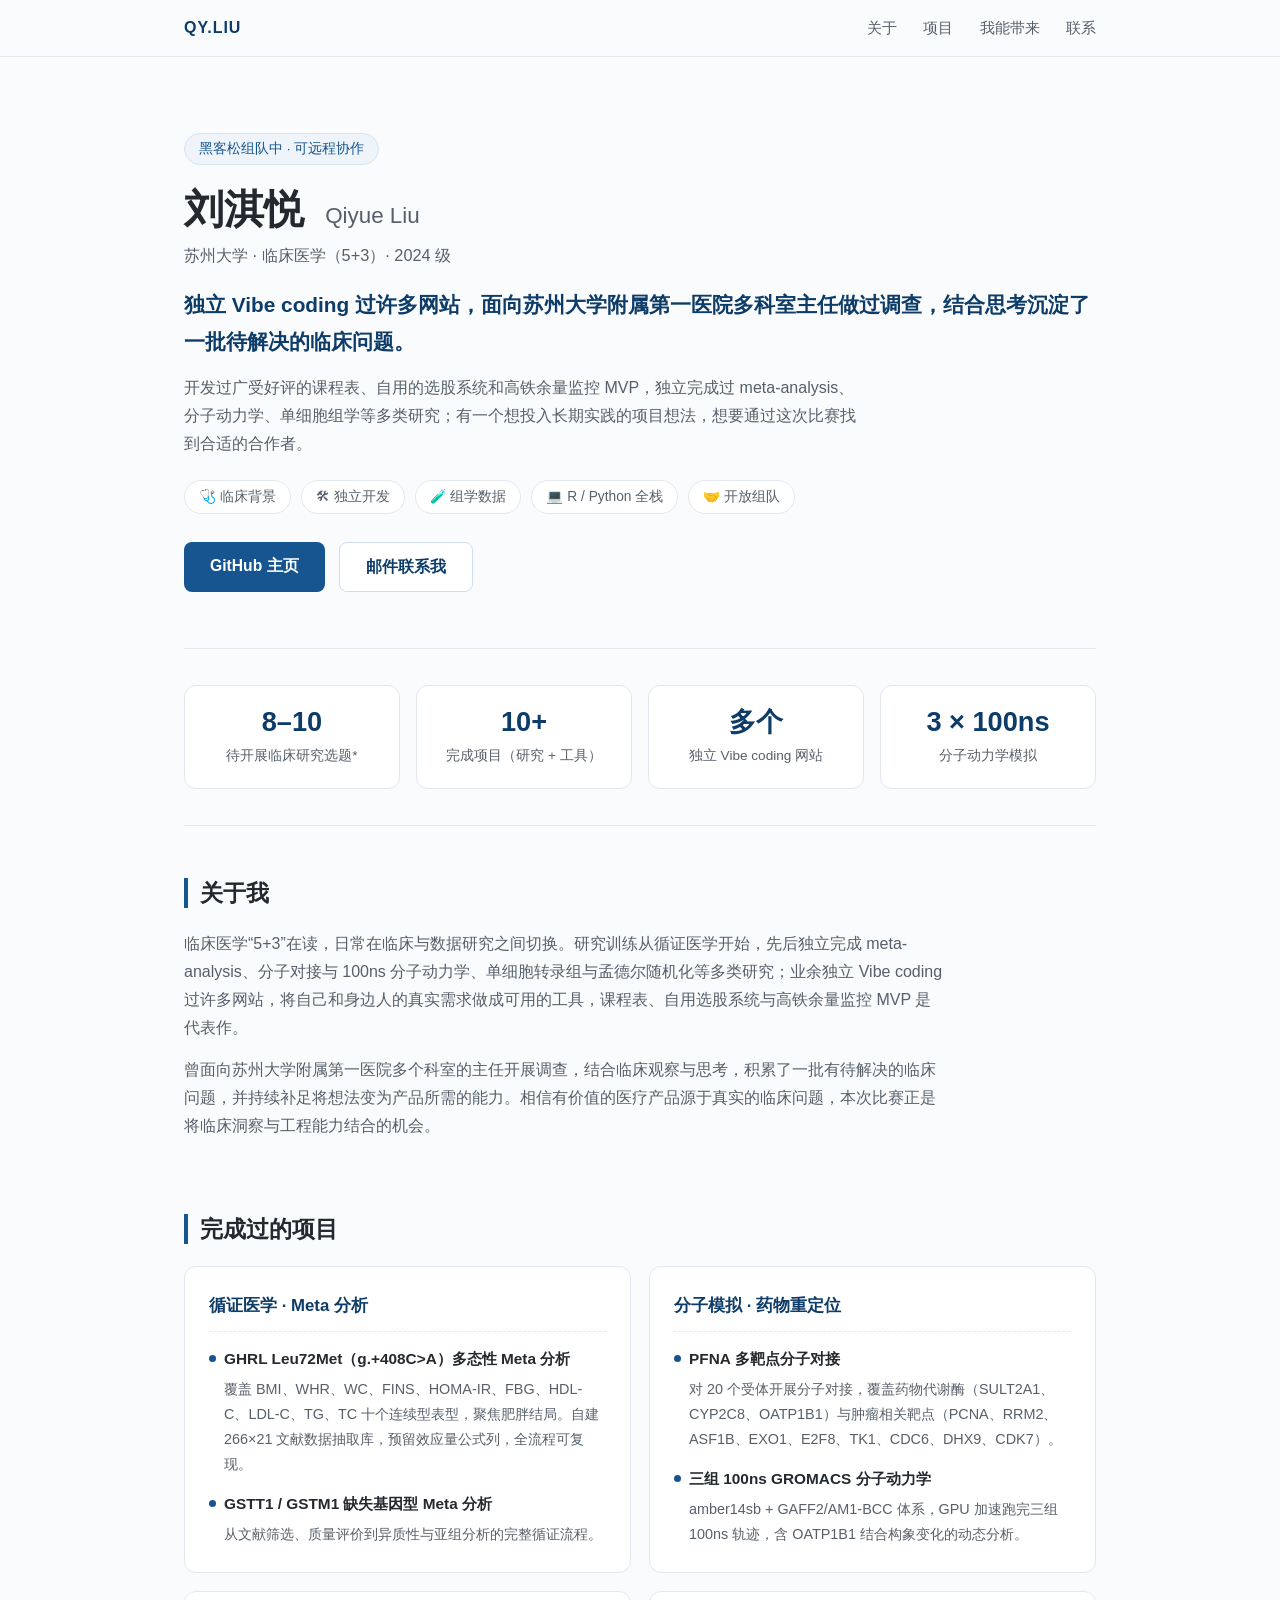
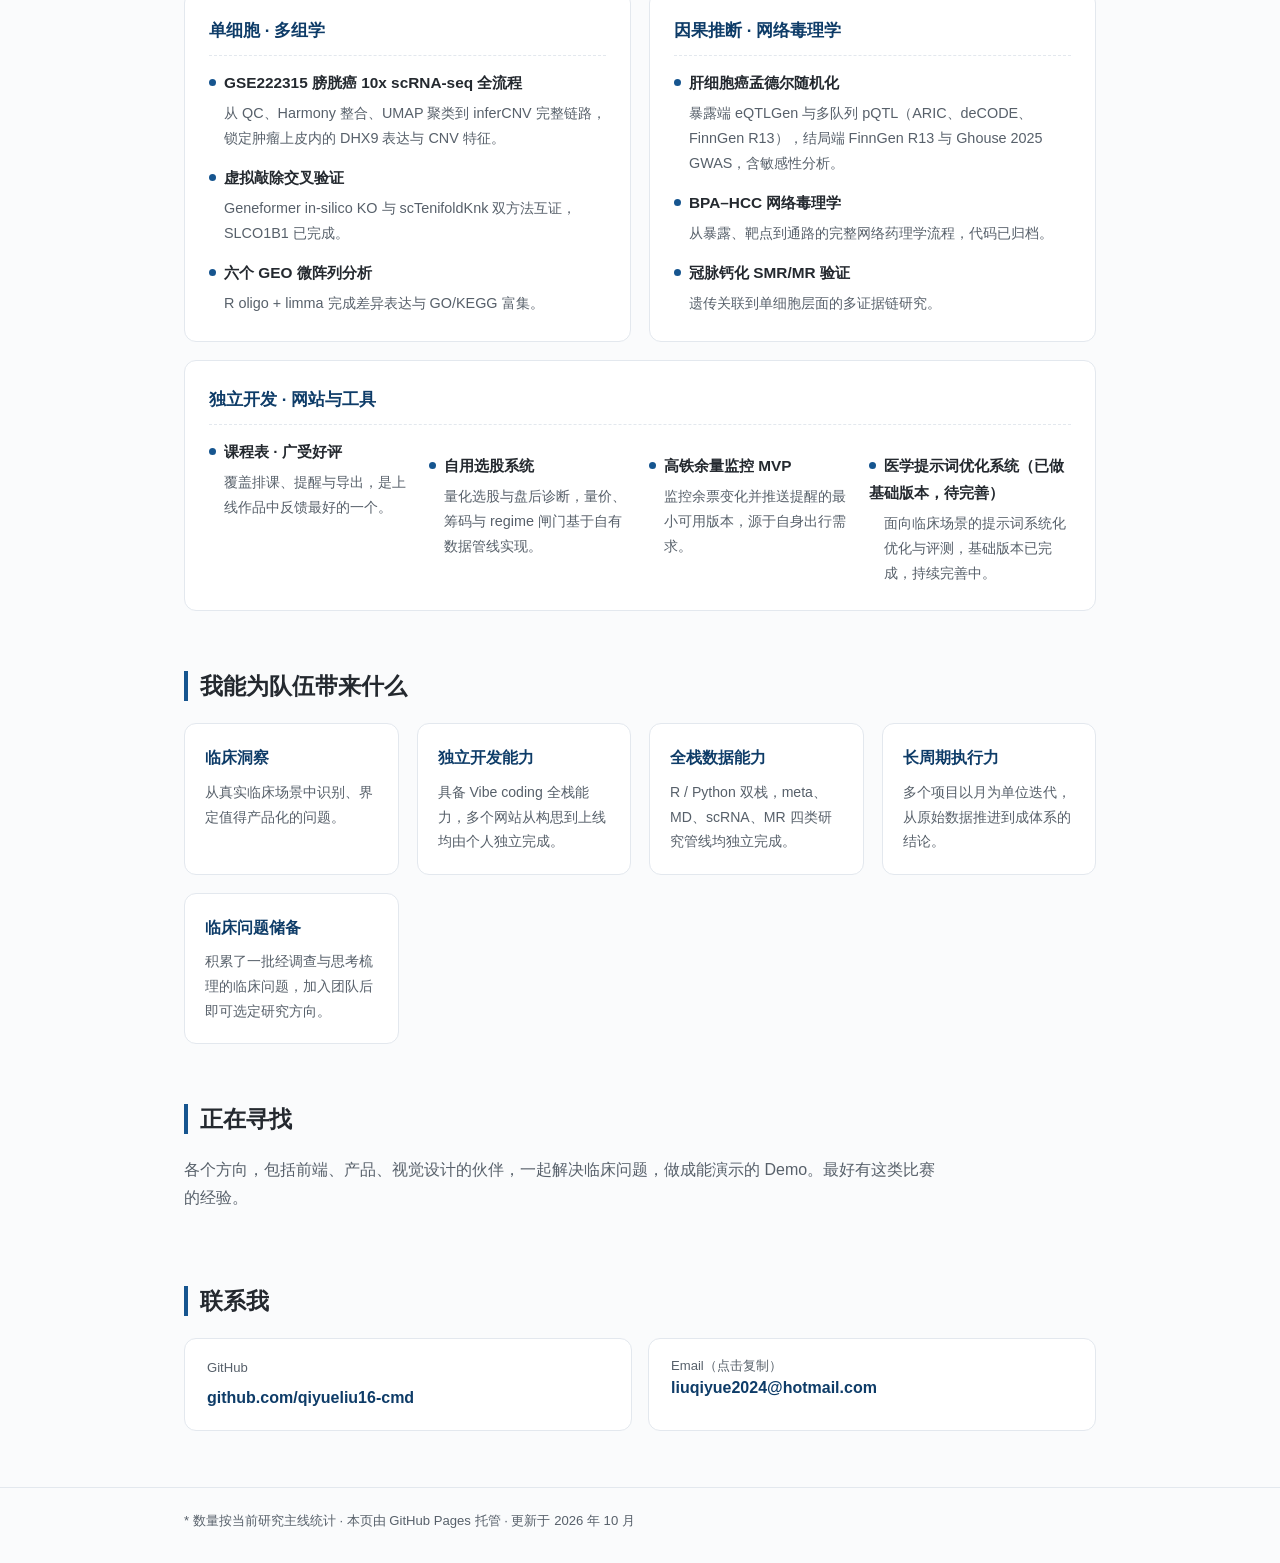
<file: index.html>
<!DOCTYPE html>
<html lang="zh-CN">
<head>
    <meta charset="UTF-8">
    <meta name="viewport" content="width=device-width, initial-scale=1.0">
    <meta name="description" content="刘淇悦（Qiyue Liu）—— 苏州大学临床医学（5+3）学生，独立 Vibe coding 过多个网站，10+ 个完成项目，8–10 个待开展临床研究选题，黑客松组队中。">
    <meta property="og:title" content="刘淇悦 Qiyue Liu · 黑客松组队自我介绍">
    <meta property="og:description" content="独立开发 + 临床研究双栈，多个上线工具，一批待开展的临床研究选题。">
    <meta property="og:type" content="profile">
    <title>刘淇悦 Qiyue Liu · 黑客松组队自我介绍</title>
    <link rel="stylesheet" href="styles.css">
</head>
<body>
    <nav class="topnav">
        <div class="wrap nav-inner">
            <a class="brand" href="#top">QY.LIU</a>
            <div class="nav-links">
                <a href="#about">关于</a>
                <a href="#projects">项目</a>
                <a href="#offer">我能带来</a>
                <a href="#contact">联系</a>
            </div>
        </div>
    </nav>

    <main class="wrap" id="top">
        <!-- Hero -->
        <section class="hero reveal">
            <p class="hero-kicker">黑客松组队中 · 可远程协作</p>
            <h1>刘淇悦 <span class="en">Qiyue Liu</span></h1>
            <p class="hero-role">苏州大学 · 临床医学（5+3）· 2024 级</p>
            <p class="hero-line">独立 Vibe coding 过许多网站，面向苏州大学附属第一医院多科室主任做过调查，结合思考沉淀了一批待解决的临床问题。</p>
            <p class="hero-sub">开发过广受好评的课程表、自用的选股系统和高铁余量监控 MVP，独立完成过 meta-analysis、分子动力学、单细胞组学等多类研究；有一个想投入长期实践的项目想法，想要通过这次比赛找到合适的合作者。</p>
            <div class="hero-tags">
                <span class="tag">🩺 临床背景</span>
                <span class="tag">🛠 独立开发</span>
                <span class="tag">🧪 组学数据</span>
                <span class="tag">💻 R / Python 全栈</span>
                <span class="tag">🤝 开放组队</span>
            </div>
            <div class="hero-cta">
                <a class="btn btn-primary" href="https://github.com/qiyueliu16-cmd" target="_blank" rel="noopener">GitHub 主页</a>
                <a class="btn btn-ghost" href="mailto:liuqiyue2024@hotmail.com?subject=黑客松组队">邮件联系我</a>
            </div>
        </section>

        <!-- Stats -->
        <section class="stats reveal">
            <div class="stat">
                <span class="stat-num">8–10</span>
                <span class="stat-label">待开展临床研究选题*</span>
            </div>
            <div class="stat">
                <span class="stat-num">10+</span>
                <span class="stat-label">完成项目（研究 + 工具）</span>
            </div>
            <div class="stat">
                <span class="stat-num">多个</span>
                <span class="stat-label">独立 Vibe coding 网站</span>
            </div>
            <div class="stat">
                <span class="stat-num">3 × 100ns</span>
                <span class="stat-label">分子动力学模拟</span>
            </div>
        </section>

        <!-- About -->
        <section id="about" class="section reveal">
            <h2>关于我</h2>
            <p class="prose">临床医学“5+3”在读，日常在临床与数据研究之间切换。研究训练从循证医学开始，先后独立完成 meta-analysis、分子对接与 100ns 分子动力学、单细胞转录组与孟德尔随机化等多类研究；业余独立 Vibe coding 过许多网站，将自己和身边人的真实需求做成可用的工具，课程表、自用选股系统与高铁余量监控 MVP 是代表作。</p>
            <p class="prose">曾面向苏州大学附属第一医院多个科室的主任开展调查，结合临床观察与思考，积累了一批有待解决的临床问题，并持续补足将想法变为产品所需的能力。相信有价值的医疗产品源于真实的临床问题，本次比赛正是将临床洞察与工程能力结合的机会。</p>
        </section>

        <!-- Projects -->
        <section id="projects" class="section reveal">
            <h2>完成过的项目</h2>
            <div class="grid">
                <article class="card">
                    <h3>循证医学 · Meta 分析</h3>
                    <div class="proj">
                        <h4>GHRL Leu72Met（g.+408C>A）多态性 Meta 分析</h4>
                        <p>覆盖 BMI、WHR、WC、FINS、HOMA-IR、FBG、HDL-C、LDL-C、TG、TC 十个连续型表型，聚焦肥胖结局。自建 266×21 文献数据抽取库，预留效应量公式列，全流程可复现。</p>
                    </div>
                    <div class="proj">
                        <h4>GSTT1 / GSTM1 缺失基因型 Meta 分析</h4>
                        <p>从文献筛选、质量评价到异质性与亚组分析的完整循证流程。</p>
                    </div>
                </article>

                <article class="card">
                    <h3>分子模拟 · 药物重定位</h3>
                    <div class="proj">
                        <h4>PFNA 多靶点分子对接</h4>
                        <p>对 20 个受体开展分子对接，覆盖药物代谢酶（SULT2A1、CYP2C8、OATP1B1）与肿瘤相关靶点（PCNA、RRM2、ASF1B、EXO1、E2F8、TK1、CDC6、DHX9、CDK7）。</p>
                    </div>
                    <div class="proj">
                        <h4>三组 100ns GROMACS 分子动力学</h4>
                        <p>amber14sb + GAFF2/AM1-BCC 体系，GPU 加速跑完三组 100ns 轨迹，含 OATP1B1 结合构象变化的动态分析。</p>
                    </div>
                </article>

                <article class="card">
                    <h3>单细胞 · 多组学</h3>
                    <div class="proj">
                        <h4>GSE222315 膀胱癌 10x scRNA-seq 全流程</h4>
                        <p>从 QC、Harmony 整合、UMAP 聚类到 inferCNV 完整链路，锁定肿瘤上皮内的 DHX9 表达与 CNV 特征。</p>
                    </div>
                    <div class="proj">
                        <h4>虚拟敲除交叉验证</h4>
                        <p>Geneformer in-silico KO 与 scTenifoldKnk 双方法互证，SLCO1B1 已完成。</p>
                    </div>
                    <div class="proj">
                        <h4>六个 GEO 微阵列分析</h4>
                        <p>R oligo + limma 完成差异表达与 GO/KEGG 富集。</p>
                    </div>
                </article>

                <article class="card">
                    <h3>因果推断 · 网络毒理学</h3>
                    <div class="proj">
                        <h4>肝细胞癌孟德尔随机化</h4>
                        <p>暴露端 eQTLGen 与多队列 pQTL（ARIC、deCODE、FinnGen R13），结局端 FinnGen R13 与 Ghouse 2025 GWAS，含敏感性分析。</p>
                    </div>
                    <div class="proj">
                        <h4>BPA–HCC 网络毒理学</h4>
                        <p>从暴露、靶点到通路的完整网络药理学流程，代码已归档。</p>
                    </div>
                    <div class="proj">
                        <h4>冠脉钙化 SMR/MR 验证</h4>
                        <p>遗传关联到单细胞层面的多证据链研究。</p>
                    </div>
                </article>

                <article class="card card-wide">
                    <h3>独立开发 · 网站与工具</h3>
                    <div class="dev-grid">
                        <div class="proj">
                            <h4>课程表 · 广受好评</h4>
                            <p>覆盖排课、提醒与导出，是上线作品中反馈最好的一个。</p>
                        </div>
                        <div class="proj">
                            <h4>自用选股系统</h4>
                            <p>量化选股与盘后诊断，量价、筹码与 regime 闸门基于自有数据管线实现。</p>
                        </div>
                        <div class="proj">
                            <h4>高铁余量监控 MVP</h4>
                            <p>监控余票变化并推送提醒的最小可用版本，源于自身出行需求。</p>
                        </div>
                        <div class="proj">
                            <h4>医学提示词优化系统（已做基础版本，待完善）</h4>
                            <p>面向临床场景的提示词系统化优化与评测，基础版本已完成，持续完善中。</p>
                        </div>
                    </div>
                </article>
            </div>
        </section>

        <!-- Offer -->
        <section id="offer" class="section reveal">
            <h2>我能为队伍带来什么</h2>
            <div class="grid grid-offer">
                <div class="offer">
                    <h4>临床洞察</h4>
                    <p>从真实临床场景中识别、界定值得产品化的问题。</p>
                </div>
                <div class="offer">
                    <h4>独立开发能力</h4>
                    <p>具备 Vibe coding 全栈能力，多个网站从构思到上线均由个人独立完成。</p>
                </div>
                <div class="offer">
                    <h4>全栈数据能力</h4>
                    <p>R / Python 双栈，meta、MD、scRNA、MR 四类研究管线均独立完成。</p>
                </div>
                <div class="offer">
                    <h4>长周期执行力</h4>
                    <p>多个项目以月为单位迭代，从原始数据推进到成体系的结论。</p>
                </div>
                <div class="offer">
                    <h4>临床问题储备</h4>
                    <p>积累了一批经调查与思考梳理的临床问题，加入团队后即可选定研究方向。</p>
                </div>
            </div>
        </section>

        <!-- Looking for -->
        <section class="section reveal">
            <h2>正在寻找</h2>
            <p class="prose">各个方向，包括前端、产品、视觉设计的伙伴，一起解决临床问题，做成能演示的 Demo。最好有这类比赛的经验。</p>
        </section>

        <!-- Contact -->
        <section id="contact" class="section contact reveal">
            <h2>联系我</h2>
            <div class="contact-row">
                <a class="contact-item" href="https://github.com/qiyueliu16-cmd" target="_blank" rel="noopener">
                    <span class="contact-label">GitHub</span>
                    <span class="contact-value">github.com/qiyueliu16-cmd</span>
                </a>
                <button class="contact-item" id="copyEmail" type="button">
                    <span class="contact-label">Email（点击复制）</span>
                    <span class="contact-value">liuqiyue2024@hotmail.com</span>
                </button>
            </div>
        </section>
    </main>

    <footer class="footer">
        <div class="wrap">
            <p>* 数量按当前研究主线统计 · 本页由 GitHub Pages 托管 · 更新于 2026 年 10 月</p>
        </div>
    </footer>

    <script src="script.js"></script>
</body>
</html>
</file>
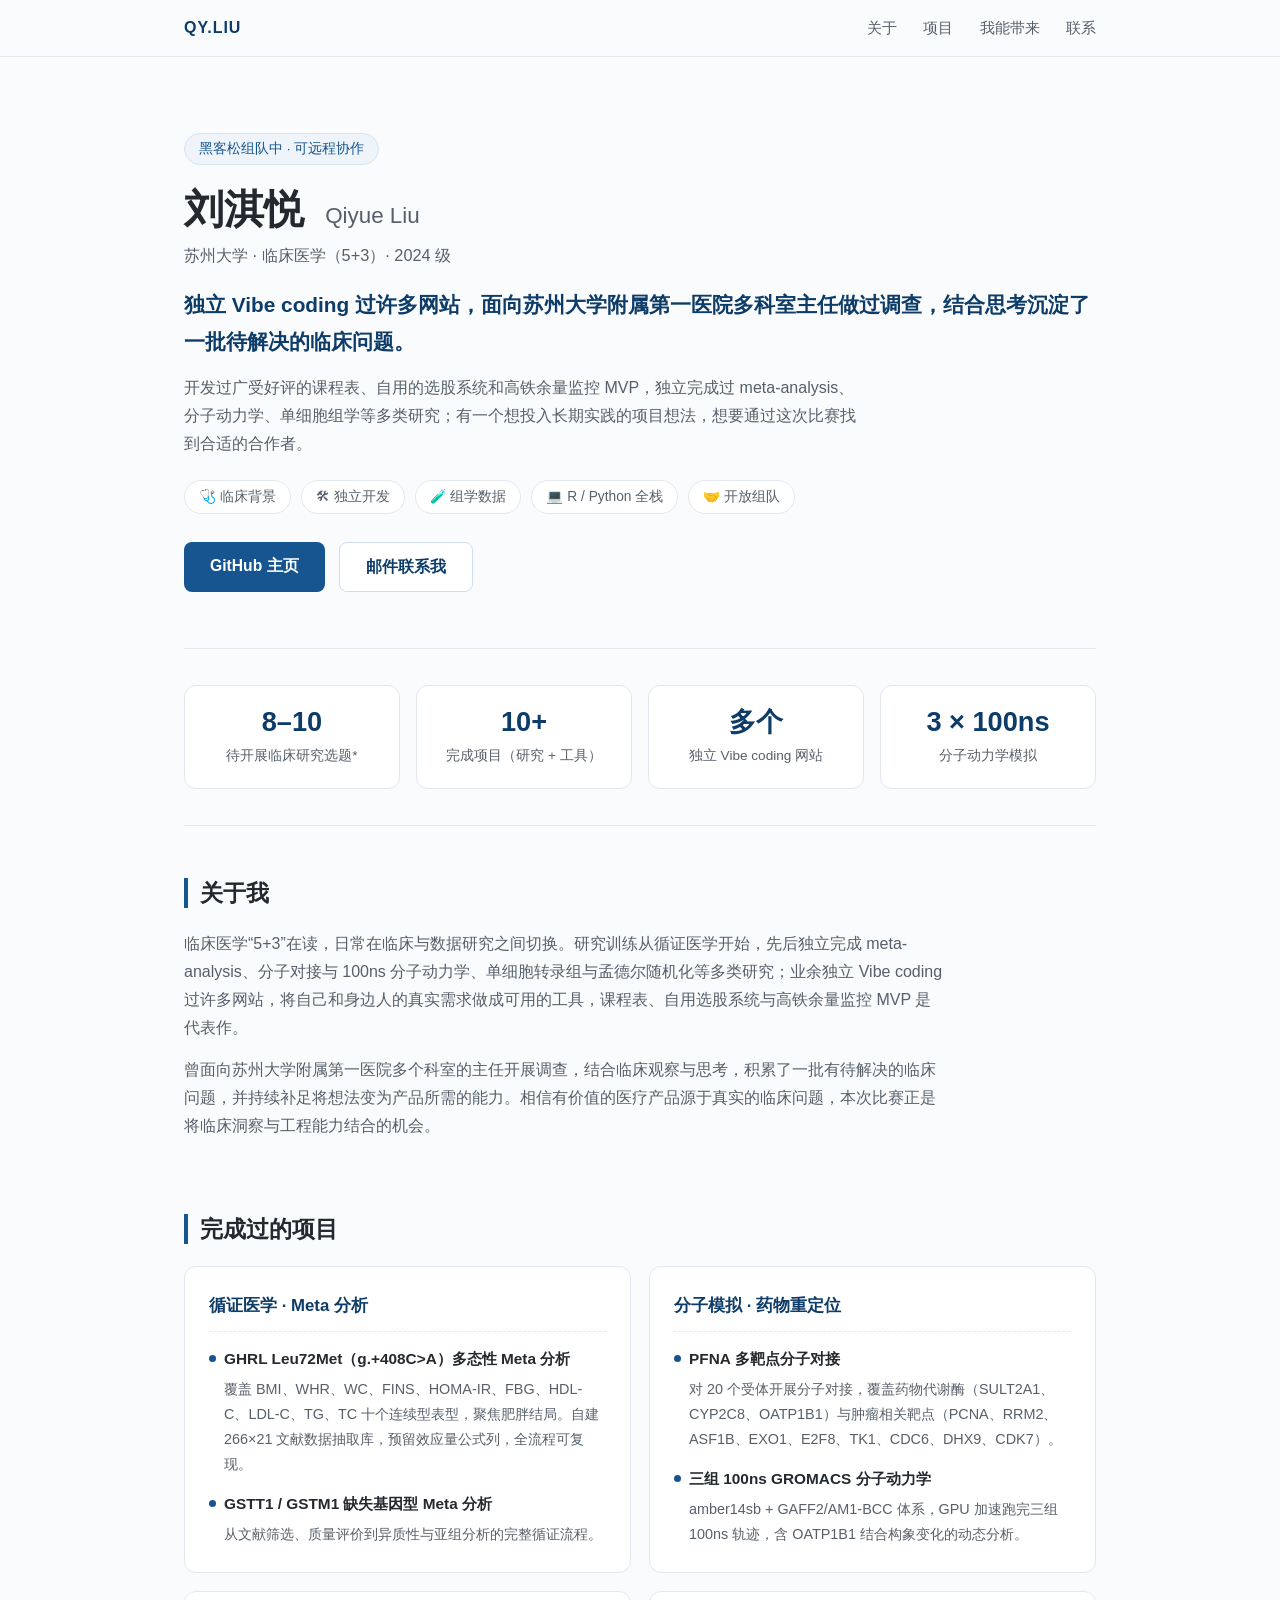
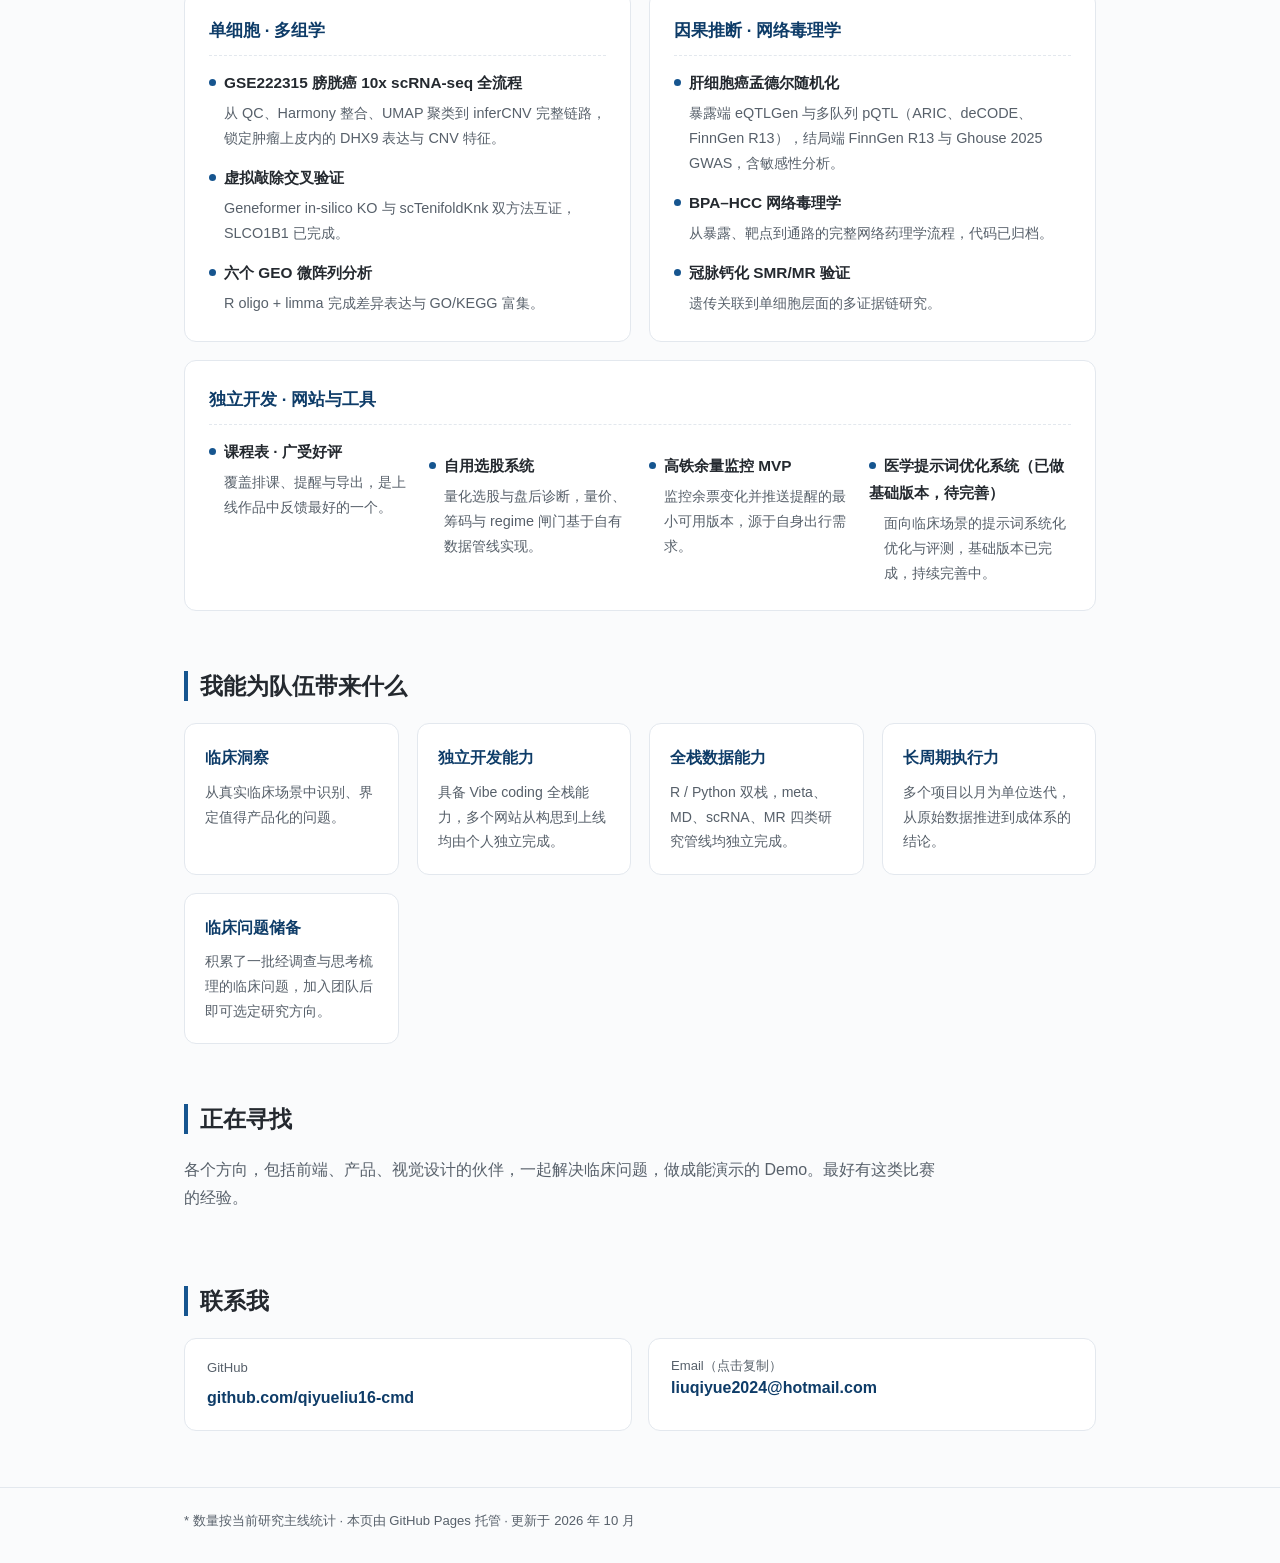
<file: hackathon-intro-standalone.html>
<!DOCTYPE html>
<html lang="zh-CN">
<head>
    <meta charset="UTF-8">
    <meta name="viewport" content="width=device-width, initial-scale=1.0">
    <meta name="description" content="刘淇悦（Qiyue Liu）—— 苏州大学临床医学（5+3）学生，独立 Vibe coding 过多个网站，10+ 个完成项目，8–10 个待开展临床研究选题，黑客松组队中。">
    <meta property="og:title" content="刘淇悦 Qiyue Liu · 黑客松组队自我介绍">
    <meta property="og:description" content="独立开发 + 临床研究双栈，多个上线工具，一批待开展的临床研究选题。">
    <meta property="og:type" content="profile">
    <title>刘淇悦 Qiyue Liu · 黑客松组队自我介绍</title>
    <style>
:root {
    --accent: #16558f;
    --accent-deep: #0e3c68;
    --accent-soft: #eef4fa;
    --text: #24292f;
    --text-soft: #57606a;
    --line: #e3e8ee;
    --bg: #fafbfc;
    --card: #ffffff;
    --radius: 12px;
}

* {
    margin: 0;
    padding: 0;
    box-sizing: border-box;
}

html {
    scroll-behavior: smooth;
}

body {
    font-family: -apple-system, BlinkMacSystemFont, "PingFang SC", "Hiragino Sans GB", "Microsoft YaHei", "Segoe UI", sans-serif;
    color: var(--text);
    background: var(--bg);
    line-height: 1.75;
    -webkit-font-smoothing: antialiased;
}

.wrap {
    max-width: 960px;
    margin: 0 auto;
    padding: 0 24px;
}

/* ---------- Top nav ---------- */
.topnav {
    position: sticky;
    top: 0;
    z-index: 10;
    background: rgba(250, 251, 252, 0.92);
    backdrop-filter: blur(8px);
    border-bottom: 1px solid var(--line);
}

.nav-inner {
    display: flex;
    justify-content: space-between;
    align-items: center;
    height: 56px;
}

.brand {
    font-weight: 700;
    letter-spacing: 0.06em;
    color: var(--accent-deep);
    text-decoration: none;
}

.nav-links a {
    margin-left: 22px;
    color: var(--text-soft);
    text-decoration: none;
    font-size: 0.92rem;
    transition: color 0.2s;
}

.nav-links a:hover {
    color: var(--accent);
}

/* ---------- Hero ---------- */
.hero {
    padding: 76px 0 56px;
    border-bottom: 1px solid var(--line);
}

.hero-kicker {
    display: inline-block;
    font-size: 0.85rem;
    color: var(--accent);
    background: var(--accent-soft);
    border: 1px solid #d5e4f2;
    border-radius: 999px;
    padding: 3px 14px;
    margin-bottom: 20px;
}

.hero h1 {
    font-size: 2.5rem;
    line-height: 1.2;
    margin-bottom: 8px;
}

.hero h1 .en {
    font-size: 1.4rem;
    font-weight: 500;
    color: var(--text-soft);
    margin-left: 10px;
}

.hero-role {
    color: var(--text-soft);
    font-size: 1.02rem;
    margin-bottom: 18px;
}

.hero-line {
    font-size: 1.3rem;
    font-weight: 600;
    color: var(--accent-deep);
    margin-bottom: 14px;
}

.hero-sub {
    max-width: 680px;
    color: var(--text-soft);
    margin-bottom: 22px;
}

.hero-tags {
    display: flex;
    flex-wrap: wrap;
    gap: 10px;
    margin-bottom: 28px;
}

.tag {
    font-size: 0.86rem;
    color: var(--text-soft);
    border: 1px solid var(--line);
    background: var(--card);
    border-radius: 999px;
    padding: 4px 14px;
}

.hero-cta {
    display: flex;
    flex-wrap: wrap;
    gap: 14px;
}

.btn {
    display: inline-block;
    text-decoration: none;
    font-size: 0.98rem;
    font-weight: 600;
    border-radius: 8px;
    padding: 10px 26px;
    transition: transform 0.15s, box-shadow 0.15s;
}

.btn:active {
    transform: translateY(1px);
}

.btn-primary {
    background: var(--accent);
    color: #fff;
}

.btn-primary:hover {
    background: var(--accent-deep);
    box-shadow: 0 4px 14px rgba(22, 85, 143, 0.25);
}

.btn-ghost {
    background: var(--card);
    color: var(--accent-deep);
    border: 1px solid #cfdeee;
}

.btn-ghost:hover {
    border-color: var(--accent);
}

/* ---------- Stats ---------- */
.stats {
    display: grid;
    grid-template-columns: repeat(4, 1fr);
    gap: 16px;
    padding: 36px 0;
    border-bottom: 1px solid var(--line);
}

.stat {
    background: var(--card);
    border: 1px solid var(--line);
    border-radius: var(--radius);
    padding: 20px 18px;
    text-align: center;
}

.stat-num {
    display: block;
    font-size: 1.7rem;
    font-weight: 700;
    color: var(--accent-deep);
    line-height: 1.2;
}

.stat-label {
    display: block;
    font-size: 0.85rem;
    color: var(--text-soft);
    margin-top: 6px;
}

/* ---------- Sections ---------- */
.section {
    padding: 52px 0 8px;
}

.section h2 {
    font-size: 1.45rem;
    margin-bottom: 22px;
    padding-left: 12px;
    border-left: 4px solid var(--accent);
    line-height: 1.3;
}

.prose {
    max-width: 760px;
    color: var(--text-soft);
    margin-bottom: 14px;
}

/* ---------- Project cards ---------- */
.grid {
    display: grid;
    grid-template-columns: 1fr 1fr;
    gap: 18px;
}

.grid-4 {
    grid-template-columns: repeat(4, 1fr);
}

.grid-offer {
    grid-template-columns: repeat(auto-fit, minmax(200px, 1fr));
}

.card-wide {
    grid-column: 1 / -1;
}

.dev-grid {
    display: grid;
    grid-template-columns: repeat(4, 1fr);
    gap: 18px;
}

.proj-idea {
    border-left: 2px dashed #cfdeee;
    padding-left: 12px;
}

.card {
    background: var(--card);
    border: 1px solid var(--line);
    border-radius: var(--radius);
    padding: 24px;
}

.card > h3 {
    font-size: 1.05rem;
    color: var(--accent-deep);
    margin-bottom: 14px;
    padding-bottom: 10px;
    border-bottom: 1px dashed var(--line);
}

.proj + .proj {
    margin-top: 14px;
}

.proj h4 {
    font-size: 0.96rem;
    margin-bottom: 4px;
}

.proj h4::before {
    content: "";
    display: inline-block;
    width: 7px;
    height: 7px;
    border-radius: 50%;
    background: var(--accent);
    margin-right: 8px;
    vertical-align: 2px;
}

.proj p {
    font-size: 0.9rem;
    color: var(--text-soft);
    padding-left: 15px;
}

/* ---------- Offer ---------- */
.offer {
    background: var(--card);
    border: 1px solid var(--line);
    border-radius: var(--radius);
    padding: 20px;
}

.offer h4 {
    font-size: 0.98rem;
    color: var(--accent-deep);
    margin-bottom: 8px;
}

.offer p {
    font-size: 0.88rem;
    color: var(--text-soft);
}

/* ---------- Contact ---------- */
.contact {
    padding-bottom: 56px;
}

.contact-row {
    display: flex;
    flex-wrap: wrap;
    gap: 16px;
}

.contact-item {
    flex: 1;
    min-width: 260px;
    display: flex;
    flex-direction: column;
    gap: 4px;
    text-align: left;
    background: var(--card);
    border: 1px solid var(--line);
    border-radius: var(--radius);
    padding: 18px 22px;
    text-decoration: none;
    cursor: pointer;
    font-family: inherit;
    transition: border-color 0.2s;
}

.contact-item:hover {
    border-color: var(--accent);
}

.contact-label {
    font-size: 0.82rem;
    color: var(--text-soft);
}

.contact-value {
    font-size: 1rem;
    font-weight: 600;
    color: var(--accent-deep);
}

/* ---------- Footer ---------- */
.footer {
    border-top: 1px solid var(--line);
    padding: 22px 0 30px;
}

.footer p {
    font-size: 0.82rem;
    color: var(--text-soft);
}

/* ---------- Reveal animation ---------- */
.reveal {
    opacity: 0;
    transform: translateY(14px);
    transition: opacity 0.5s ease, transform 0.5s ease;
}

.reveal.visible {
    opacity: 1;
    transform: none;
}

/* ---------- Responsive ---------- */
@media (max-width: 520px) {
    .dev-grid {
        grid-template-columns: 1fr;
    }
}

@media (max-width: 760px) {
    .hero {
        padding: 52px 0 44px;
    }

    .hero h1 {
        font-size: 1.9rem;
    }

    .hero h1 .en {
        display: block;
        margin-left: 0;
        font-size: 1.1rem;
    }

    .hero-line {
        font-size: 1.12rem;
    }

    .stats {
        grid-template-columns: 1fr 1fr;
    }

    .grid,
    .grid-4 {
        grid-template-columns: 1fr;
    }

    .dev-grid {
        grid-template-columns: 1fr 1fr;
    }

    .nav-links a {
        margin-left: 14px;
        font-size: 0.86rem;
    }
}

</style>
</head>
<body>
    <nav class="topnav">
        <div class="wrap nav-inner">
            <a class="brand" href="#top">QY.LIU</a>
            <div class="nav-links">
                <a href="#about">关于</a>
                <a href="#projects">项目</a>
                <a href="#offer">我能带来</a>
                <a href="#contact">联系</a>
            </div>
        </div>
    </nav>

    <main class="wrap" id="top">
        <!-- Hero -->
        <section class="hero reveal">
            <p class="hero-kicker">黑客松组队中 · 可远程协作</p>
            <h1>刘淇悦 <span class="en">Qiyue Liu</span></h1>
            <p class="hero-role">苏州大学 · 临床医学（5+3）· 2024 级</p>
            <p class="hero-line">独立 Vibe coding 过许多网站，面向苏州大学附属第一医院多科室主任做过调查，结合思考沉淀了一批待解决的临床问题。</p>
            <p class="hero-sub">开发过广受好评的课程表、自用的选股系统和高铁余量监控 MVP，独立完成过 meta-analysis、分子动力学、单细胞组学等多类研究；有一个想投入长期实践的项目想法，想要通过这次比赛找到合适的合作者。</p>
            <div class="hero-tags">
                <span class="tag">🩺 临床背景</span>
                <span class="tag">🛠 独立开发</span>
                <span class="tag">🧪 组学数据</span>
                <span class="tag">💻 R / Python 全栈</span>
                <span class="tag">🤝 开放组队</span>
            </div>
            <div class="hero-cta">
                <a class="btn btn-primary" href="https://github.com/qiyueliu16-cmd" target="_blank" rel="noopener">GitHub 主页</a>
                <a class="btn btn-ghost" href="mailto:liuqiyue2024@hotmail.com?subject=黑客松组队">邮件联系我</a>
            </div>
        </section>

        <!-- Stats -->
        <section class="stats reveal">
            <div class="stat">
                <span class="stat-num">8–10</span>
                <span class="stat-label">待开展临床研究选题*</span>
            </div>
            <div class="stat">
                <span class="stat-num">10+</span>
                <span class="stat-label">完成项目（研究 + 工具）</span>
            </div>
            <div class="stat">
                <span class="stat-num">多个</span>
                <span class="stat-label">独立 Vibe coding 网站</span>
            </div>
            <div class="stat">
                <span class="stat-num">3 × 100ns</span>
                <span class="stat-label">分子动力学模拟</span>
            </div>
        </section>

        <!-- About -->
        <section id="about" class="section reveal">
            <h2>关于我</h2>
            <p class="prose">临床医学“5+3”在读，日常在临床与数据研究之间切换。研究训练从循证医学开始，先后独立完成 meta-analysis、分子对接与 100ns 分子动力学、单细胞转录组与孟德尔随机化等多类研究；业余独立 Vibe coding 过许多网站，将自己和身边人的真实需求做成可用的工具，课程表、自用选股系统与高铁余量监控 MVP 是代表作。</p>
            <p class="prose">曾面向苏州大学附属第一医院多个科室的主任开展调查，结合临床观察与思考，积累了一批有待解决的临床问题，并持续补足将想法变为产品所需的能力。相信有价值的医疗产品源于真实的临床问题，本次比赛正是将临床洞察与工程能力结合的机会。</p>
        </section>

        <!-- Projects -->
        <section id="projects" class="section reveal">
            <h2>完成过的项目</h2>
            <div class="grid">
                <article class="card">
                    <h3>循证医学 · Meta 分析</h3>
                    <div class="proj">
                        <h4>GHRL Leu72Met（g.+408C>A）多态性 Meta 分析</h4>
                        <p>覆盖 BMI、WHR、WC、FINS、HOMA-IR、FBG、HDL-C、LDL-C、TG、TC 十个连续型表型，聚焦肥胖结局。自建 266×21 文献数据抽取库，预留效应量公式列，全流程可复现。</p>
                    </div>
                    <div class="proj">
                        <h4>GSTT1 / GSTM1 缺失基因型 Meta 分析</h4>
                        <p>从文献筛选、质量评价到异质性与亚组分析的完整循证流程。</p>
                    </div>
                </article>

                <article class="card">
                    <h3>分子模拟 · 药物重定位</h3>
                    <div class="proj">
                        <h4>PFNA 多靶点分子对接</h4>
                        <p>对 20 个受体开展分子对接，覆盖药物代谢酶（SULT2A1、CYP2C8、OATP1B1）与肿瘤相关靶点（PCNA、RRM2、ASF1B、EXO1、E2F8、TK1、CDC6、DHX9、CDK7）。</p>
                    </div>
                    <div class="proj">
                        <h4>三组 100ns GROMACS 分子动力学</h4>
                        <p>amber14sb + GAFF2/AM1-BCC 体系，GPU 加速跑完三组 100ns 轨迹，含 OATP1B1 结合构象变化的动态分析。</p>
                    </div>
                </article>

                <article class="card">
                    <h3>单细胞 · 多组学</h3>
                    <div class="proj">
                        <h4>GSE222315 膀胱癌 10x scRNA-seq 全流程</h4>
                        <p>从 QC、Harmony 整合、UMAP 聚类到 inferCNV 完整链路，锁定肿瘤上皮内的 DHX9 表达与 CNV 特征。</p>
                    </div>
                    <div class="proj">
                        <h4>虚拟敲除交叉验证</h4>
                        <p>Geneformer in-silico KO 与 scTenifoldKnk 双方法互证，SLCO1B1 已完成。</p>
                    </div>
                    <div class="proj">
                        <h4>六个 GEO 微阵列分析</h4>
                        <p>R oligo + limma 完成差异表达与 GO/KEGG 富集。</p>
                    </div>
                </article>

                <article class="card">
                    <h3>因果推断 · 网络毒理学</h3>
                    <div class="proj">
                        <h4>肝细胞癌孟德尔随机化</h4>
                        <p>暴露端 eQTLGen 与多队列 pQTL（ARIC、deCODE、FinnGen R13），结局端 FinnGen R13 与 Ghouse 2025 GWAS，含敏感性分析。</p>
                    </div>
                    <div class="proj">
                        <h4>BPA–HCC 网络毒理学</h4>
                        <p>从暴露、靶点到通路的完整网络药理学流程，代码已归档。</p>
                    </div>
                    <div class="proj">
                        <h4>冠脉钙化 SMR/MR 验证</h4>
                        <p>遗传关联到单细胞层面的多证据链研究。</p>
                    </div>
                </article>

                <article class="card card-wide">
                    <h3>独立开发 · 网站与工具</h3>
                    <div class="dev-grid">
                        <div class="proj">
                            <h4>课程表 · 广受好评</h4>
                            <p>覆盖排课、提醒与导出，是上线作品中反馈最好的一个。</p>
                        </div>
                        <div class="proj">
                            <h4>自用选股系统</h4>
                            <p>量化选股与盘后诊断，量价、筹码与 regime 闸门基于自有数据管线实现。</p>
                        </div>
                        <div class="proj">
                            <h4>高铁余量监控 MVP</h4>
                            <p>监控余票变化并推送提醒的最小可用版本，源于自身出行需求。</p>
                        </div>
                        <div class="proj">
                            <h4>医学提示词优化系统（已做基础版本，待完善）</h4>
                            <p>面向临床场景的提示词系统化优化与评测，基础版本已完成，持续完善中。</p>
                        </div>
                    </div>
                </article>
            </div>
        </section>

        <!-- Offer -->
        <section id="offer" class="section reveal">
            <h2>我能为队伍带来什么</h2>
            <div class="grid grid-offer">
                <div class="offer">
                    <h4>临床洞察</h4>
                    <p>从真实临床场景中识别、界定值得产品化的问题。</p>
                </div>
                <div class="offer">
                    <h4>独立开发能力</h4>
                    <p>具备 Vibe coding 全栈能力，多个网站从构思到上线均由个人独立完成。</p>
                </div>
                <div class="offer">
                    <h4>全栈数据能力</h4>
                    <p>R / Python 双栈，meta、MD、scRNA、MR 四类研究管线均独立完成。</p>
                </div>
                <div class="offer">
                    <h4>长周期执行力</h4>
                    <p>多个项目以月为单位迭代，从原始数据推进到成体系的结论。</p>
                </div>
                <div class="offer">
                    <h4>临床问题储备</h4>
                    <p>积累了一批经调查与思考梳理的临床问题，加入团队后即可选定研究方向。</p>
                </div>
            </div>
        </section>

        <!-- Looking for -->
        <section class="section reveal">
            <h2>正在寻找</h2>
            <p class="prose">各个方向，包括前端、产品、视觉设计的伙伴，一起解决临床问题，做成能演示的 Demo。最好有这类比赛的经验。</p>
        </section>

        <!-- Contact -->
        <section id="contact" class="section contact reveal">
            <h2>联系我</h2>
            <div class="contact-row">
                <a class="contact-item" href="https://github.com/qiyueliu16-cmd" target="_blank" rel="noopener">
                    <span class="contact-label">GitHub</span>
                    <span class="contact-value">github.com/qiyueliu16-cmd</span>
                </a>
                <button class="contact-item" id="copyEmail" type="button">
                    <span class="contact-label">Email（点击复制）</span>
                    <span class="contact-value">liuqiyue2024@hotmail.com</span>
                </button>
            </div>
        </section>
    </main>

    <footer class="footer">
        <div class="wrap">
            <p>* 数量按当前研究主线统计 · 本页由 GitHub Pages 托管 · 更新于 2026 年 10 月</p>
        </div>
    </footer>

    <script>
// Reveal on scroll
(function () {
    var items = document.querySelectorAll(".reveal");
    if (!("IntersectionObserver" in window)) {
        items.forEach(function (el) { el.classList.add("visible"); });
        return;
    }
    var observer = new IntersectionObserver(function (entries) {
        entries.forEach(function (entry) {
            if (entry.isIntersecting) {
                entry.target.classList.add("visible");
                observer.unobserve(entry.target);
            }
        });
    }, { threshold: 0.08 });
    items.forEach(function (el) { observer.observe(el); });
})();

// Copy email to clipboard
(function () {
    var btn = document.getElementById("copyEmail");
    if (!btn) { return; }
    var valueEl = btn.querySelector(".contact-value");
    var original = valueEl.textContent;
    btn.addEventListener("click", function () {
        var email = "liuqiyue2024@hotmail.com";
        function done() {
            valueEl.textContent = "已复制 ✓ " + email;
            setTimeout(function () { valueEl.textContent = original; }, 1800);
        }
        if (navigator.clipboard && navigator.clipboard.writeText) {
            navigator.clipboard.writeText(email).then(done).catch(function () { fallback(); });
        } else {
            fallback();
        }
        function fallback() {
            var tmp = document.createElement("input");
            tmp.value = email;
            document.body.appendChild(tmp);
            tmp.select();
            try { document.execCommand("copy"); done(); } catch (e) { /* noop */ }
            document.body.removeChild(tmp);
        }
    });
})();

</script>
</body>
</html>
</file>
<file: styles.css>
:root {
    --accent: #16558f;
    --accent-deep: #0e3c68;
    --accent-soft: #eef4fa;
    --text: #24292f;
    --text-soft: #57606a;
    --line: #e3e8ee;
    --bg: #fafbfc;
    --card: #ffffff;
    --radius: 12px;
}

* {
    margin: 0;
    padding: 0;
    box-sizing: border-box;
}

html {
    scroll-behavior: smooth;
}

body {
    font-family: -apple-system, BlinkMacSystemFont, "PingFang SC", "Hiragino Sans GB", "Microsoft YaHei", "Segoe UI", sans-serif;
    color: var(--text);
    background: var(--bg);
    line-height: 1.75;
    -webkit-font-smoothing: antialiased;
}

.wrap {
    max-width: 960px;
    margin: 0 auto;
    padding: 0 24px;
}

/* ---------- Top nav ---------- */
.topnav {
    position: sticky;
    top: 0;
    z-index: 10;
    background: rgba(250, 251, 252, 0.92);
    backdrop-filter: blur(8px);
    border-bottom: 1px solid var(--line);
}

.nav-inner {
    display: flex;
    justify-content: space-between;
    align-items: center;
    height: 56px;
}

.brand {
    font-weight: 700;
    letter-spacing: 0.06em;
    color: var(--accent-deep);
    text-decoration: none;
}

.nav-links a {
    margin-left: 22px;
    color: var(--text-soft);
    text-decoration: none;
    font-size: 0.92rem;
    transition: color 0.2s;
}

.nav-links a:hover {
    color: var(--accent);
}

/* ---------- Hero ---------- */
.hero {
    padding: 76px 0 56px;
    border-bottom: 1px solid var(--line);
}

.hero-kicker {
    display: inline-block;
    font-size: 0.85rem;
    color: var(--accent);
    background: var(--accent-soft);
    border: 1px solid #d5e4f2;
    border-radius: 999px;
    padding: 3px 14px;
    margin-bottom: 20px;
}

.hero h1 {
    font-size: 2.5rem;
    line-height: 1.2;
    margin-bottom: 8px;
}

.hero h1 .en {
    font-size: 1.4rem;
    font-weight: 500;
    color: var(--text-soft);
    margin-left: 10px;
}

.hero-role {
    color: var(--text-soft);
    font-size: 1.02rem;
    margin-bottom: 18px;
}

.hero-line {
    font-size: 1.3rem;
    font-weight: 600;
    color: var(--accent-deep);
    margin-bottom: 14px;
}

.hero-sub {
    max-width: 680px;
    color: var(--text-soft);
    margin-bottom: 22px;
}

.hero-tags {
    display: flex;
    flex-wrap: wrap;
    gap: 10px;
    margin-bottom: 28px;
}

.tag {
    font-size: 0.86rem;
    color: var(--text-soft);
    border: 1px solid var(--line);
    background: var(--card);
    border-radius: 999px;
    padding: 4px 14px;
}

.hero-cta {
    display: flex;
    flex-wrap: wrap;
    gap: 14px;
}

.btn {
    display: inline-block;
    text-decoration: none;
    font-size: 0.98rem;
    font-weight: 600;
    border-radius: 8px;
    padding: 10px 26px;
    transition: transform 0.15s, box-shadow 0.15s;
}

.btn:active {
    transform: translateY(1px);
}

.btn-primary {
    background: var(--accent);
    color: #fff;
}

.btn-primary:hover {
    background: var(--accent-deep);
    box-shadow: 0 4px 14px rgba(22, 85, 143, 0.25);
}

.btn-ghost {
    background: var(--card);
    color: var(--accent-deep);
    border: 1px solid #cfdeee;
}

.btn-ghost:hover {
    border-color: var(--accent);
}

/* ---------- Stats ---------- */
.stats {
    display: grid;
    grid-template-columns: repeat(4, 1fr);
    gap: 16px;
    padding: 36px 0;
    border-bottom: 1px solid var(--line);
}

.stat {
    background: var(--card);
    border: 1px solid var(--line);
    border-radius: var(--radius);
    padding: 20px 18px;
    text-align: center;
}

.stat-num {
    display: block;
    font-size: 1.7rem;
    font-weight: 700;
    color: var(--accent-deep);
    line-height: 1.2;
}

.stat-label {
    display: block;
    font-size: 0.85rem;
    color: var(--text-soft);
    margin-top: 6px;
}

/* ---------- Sections ---------- */
.section {
    padding: 52px 0 8px;
}

.section h2 {
    font-size: 1.45rem;
    margin-bottom: 22px;
    padding-left: 12px;
    border-left: 4px solid var(--accent);
    line-height: 1.3;
}

.prose {
    max-width: 760px;
    color: var(--text-soft);
    margin-bottom: 14px;
}

/* ---------- Project cards ---------- */
.grid {
    display: grid;
    grid-template-columns: 1fr 1fr;
    gap: 18px;
}

.grid-4 {
    grid-template-columns: repeat(4, 1fr);
}

.grid-offer {
    grid-template-columns: repeat(auto-fit, minmax(200px, 1fr));
}

.card-wide {
    grid-column: 1 / -1;
}

.dev-grid {
    display: grid;
    grid-template-columns: repeat(4, 1fr);
    gap: 18px;
}

.proj-idea {
    border-left: 2px dashed #cfdeee;
    padding-left: 12px;
}

.card {
    background: var(--card);
    border: 1px solid var(--line);
    border-radius: var(--radius);
    padding: 24px;
}

.card > h3 {
    font-size: 1.05rem;
    color: var(--accent-deep);
    margin-bottom: 14px;
    padding-bottom: 10px;
    border-bottom: 1px dashed var(--line);
}

.proj + .proj {
    margin-top: 14px;
}

.proj h4 {
    font-size: 0.96rem;
    margin-bottom: 4px;
}

.proj h4::before {
    content: "";
    display: inline-block;
    width: 7px;
    height: 7px;
    border-radius: 50%;
    background: var(--accent);
    margin-right: 8px;
    vertical-align: 2px;
}

.proj p {
    font-size: 0.9rem;
    color: var(--text-soft);
    padding-left: 15px;
}

/* ---------- Offer ---------- */
.offer {
    background: var(--card);
    border: 1px solid var(--line);
    border-radius: var(--radius);
    padding: 20px;
}

.offer h4 {
    font-size: 0.98rem;
    color: var(--accent-deep);
    margin-bottom: 8px;
}

.offer p {
    font-size: 0.88rem;
    color: var(--text-soft);
}

/* ---------- Contact ---------- */
.contact {
    padding-bottom: 56px;
}

.contact-row {
    display: flex;
    flex-wrap: wrap;
    gap: 16px;
}

.contact-item {
    flex: 1;
    min-width: 260px;
    display: flex;
    flex-direction: column;
    gap: 4px;
    text-align: left;
    background: var(--card);
    border: 1px solid var(--line);
    border-radius: var(--radius);
    padding: 18px 22px;
    text-decoration: none;
    cursor: pointer;
    font-family: inherit;
    transition: border-color 0.2s;
}

.contact-item:hover {
    border-color: var(--accent);
}

.contact-label {
    font-size: 0.82rem;
    color: var(--text-soft);
}

.contact-value {
    font-size: 1rem;
    font-weight: 600;
    color: var(--accent-deep);
}

/* ---------- Footer ---------- */
.footer {
    border-top: 1px solid var(--line);
    padding: 22px 0 30px;
}

.footer p {
    font-size: 0.82rem;
    color: var(--text-soft);
}

/* ---------- Reveal animation ---------- */
.reveal {
    opacity: 0;
    transform: translateY(14px);
    transition: opacity 0.5s ease, transform 0.5s ease;
}

.reveal.visible {
    opacity: 1;
    transform: none;
}

/* ---------- Responsive ---------- */
@media (max-width: 520px) {
    .dev-grid {
        grid-template-columns: 1fr;
    }
}

@media (max-width: 760px) {
    .hero {
        padding: 52px 0 44px;
    }

    .hero h1 {
        font-size: 1.9rem;
    }

    .hero h1 .en {
        display: block;
        margin-left: 0;
        font-size: 1.1rem;
    }

    .hero-line {
        font-size: 1.12rem;
    }

    .stats {
        grid-template-columns: 1fr 1fr;
    }

    .grid,
    .grid-4 {
        grid-template-columns: 1fr;
    }

    .dev-grid {
        grid-template-columns: 1fr 1fr;
    }

    .nav-links a {
        margin-left: 14px;
        font-size: 0.86rem;
    }
}
</file>
